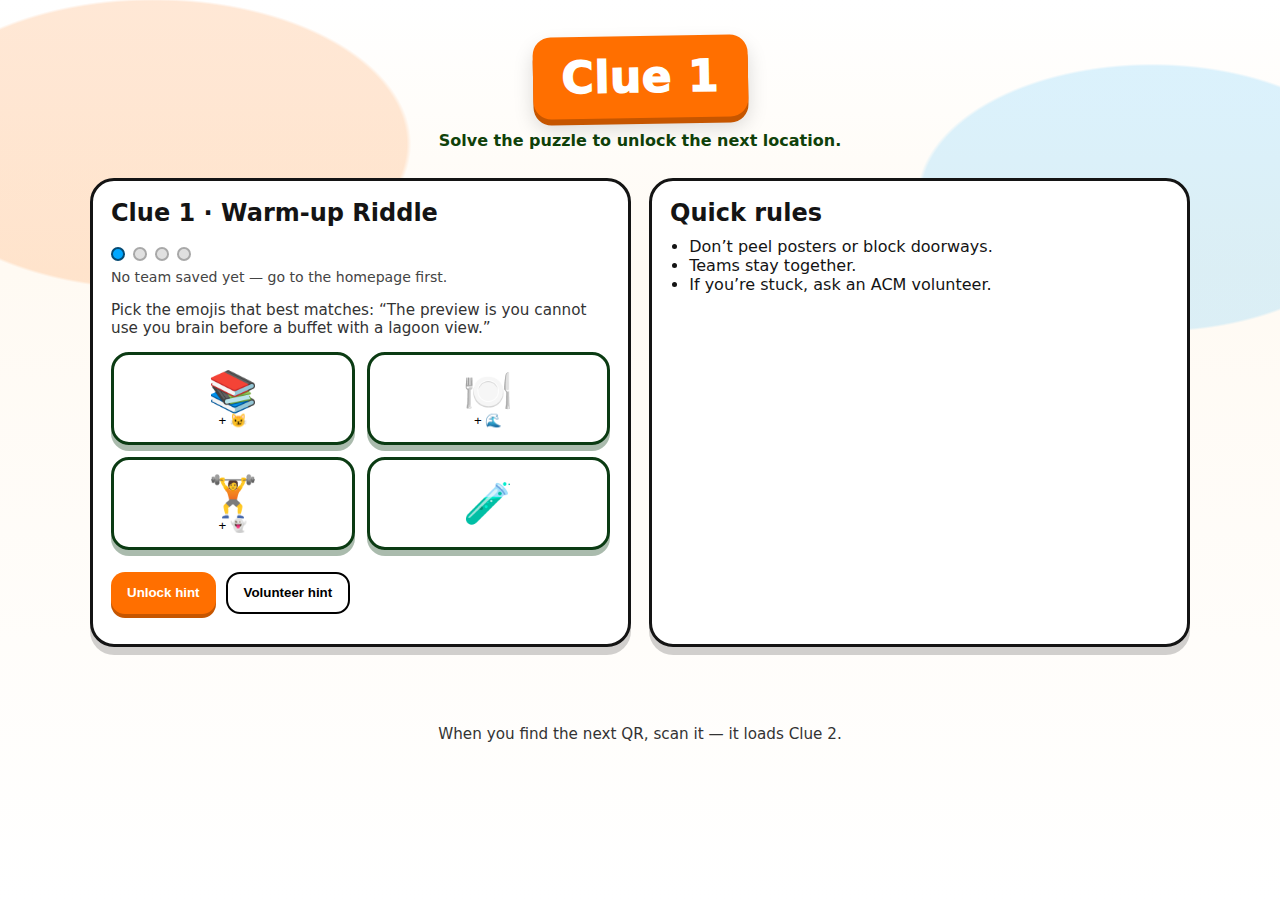
<file: hunt/1.html>
<!DOCTYPE html>
<html lang="en">
<head>
  <meta charset="utf-8" />
  <meta name="viewport" content="width=device-width, initial-scale=1" />
  <title>Clue 1 · ACM Hunt</title>
  <link rel="stylesheet" href="../assets/styles.css">
</head>
<body data-page="clue1">
  <header>
    <div class="title">Clue 1</div>
    <p class="subtitle">Solve the puzzle to unlock the next location.</p>
  </header>

  <main class="wrap">
    <section class="card">
      <h2 id="pTitle">Puzzle</h2>
      <div class="progress"><div id="progressRow" class="progress" aria-label="progress"></div></div>
      <div class="tiny" id="teamLabel"></div>
      <p class="hint" id="pPrompt"></p>
      <div id="pBody"></div>
      <div class="stack" style="margin-top:12px">
        <div id="answerWrap">
        <label>
          Or type the answer (optional)
          <input id="answer" type="text" placeholder="type here if you prefer" />
        </label>
        </div>
        <div class="actions">
          <button class="btn" id="unlock" type="button">Unlock hint</button>
          <button class="btn ghost" id="volunteerHelp" type="button">Volunteer hint</button>
        </div>
        <div id="result" aria-live="polite"></div>
      </div>
    </section>

    <section class="card">
      <h2>Quick rules</h2>
      <ul style="margin:0; padding-left: 1.2rem">
        <li>Don’t peel posters or block doorways.</li>
        <li>Teams stay together.</li>
        <li>If you’re stuck, ask an ACM volunteer.</li>
      </ul>
    </section>
  </main>

  <footer>When you find the next QR, scan it — it loads Clue 2.</footer>

  <script src="../assets/app.js"></script>
</body>
</html>
</file>
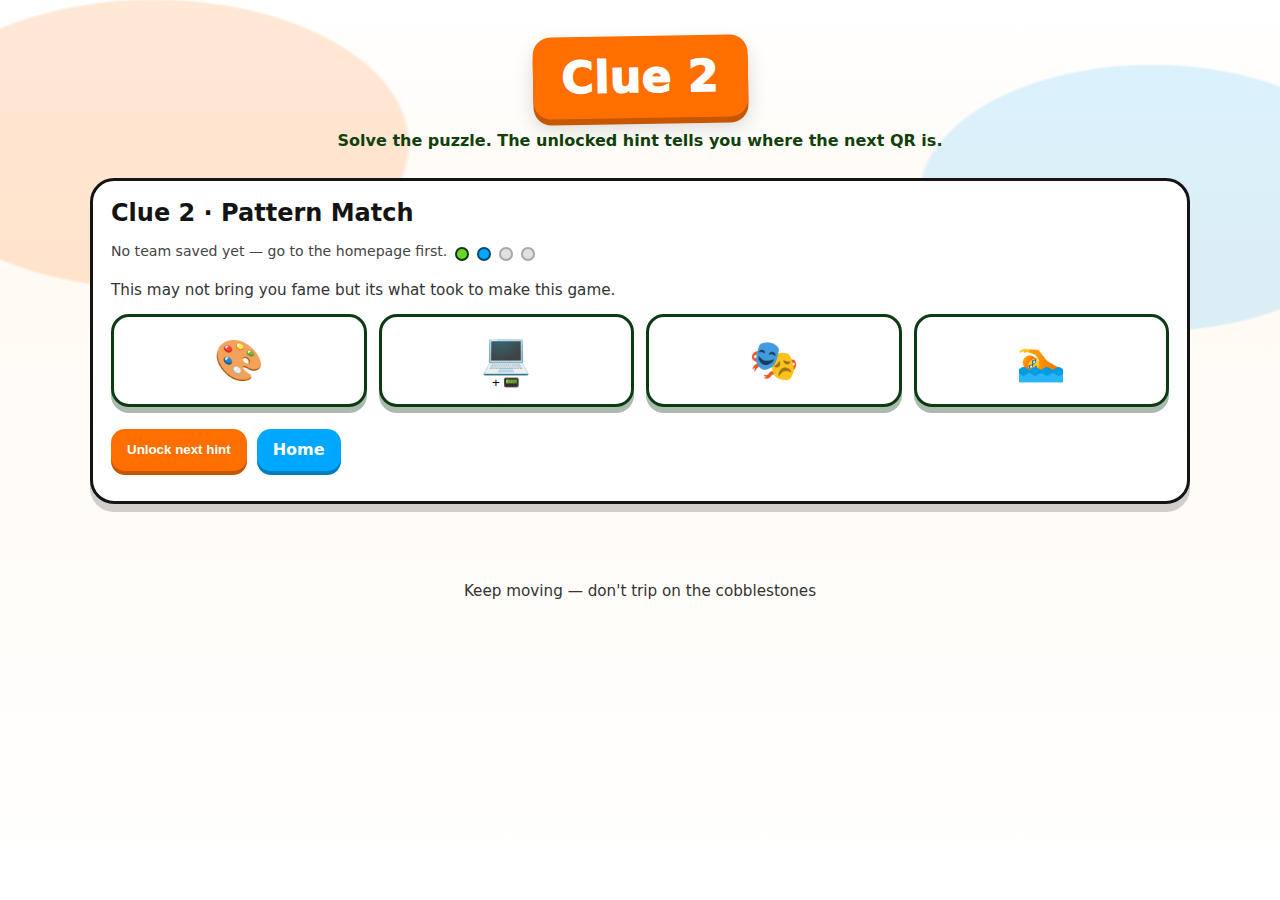
<file: hunt/2.html>
<!DOCTYPE html>
<html lang="en">
<head>
  <meta charset="utf-8" />
  <meta name="viewport" content="width=device-width, initial-scale=1" />
  <title>Clue 2 · ACM Hunt</title>
  <link rel="stylesheet" href="../assets/styles.css">
</head>
<body data-page="clue2">
  <header>
    <div class="title">Clue 2</div>
    <p class="subtitle">Solve the puzzle. The unlocked hint tells you where the next QR is.</p>
  </header>

  <main class="wrap">
    <section class="card" style="grid-column: 1 / -1">
      <h2 id="pTitle">Clue</h2>
      <div class="progress">
        <div id="teamLabel" class="tiny"></div>
        <div id="progressRow" class="progress" aria-label="progress"></div>
      </div>

      <p id="pPrompt" class="hint"></p>
      <div id="pBody"></div>

      <div class="stack" style="margin-top:12px">
        <div class="actions">
          <button class="btn" id="unlock" type="button">Unlock next hint</button>
          <a class="btn secondary" href="../index.html">Home</a>
        </div>
        <div id="result" aria-live="polite"></div>
      </div>
    </section>
  </main>

  <footer>Keep moving — don't trip on the cobblestones </footer>

  <script src="../assets/app.js"></script>
</body>
</html>
</file>
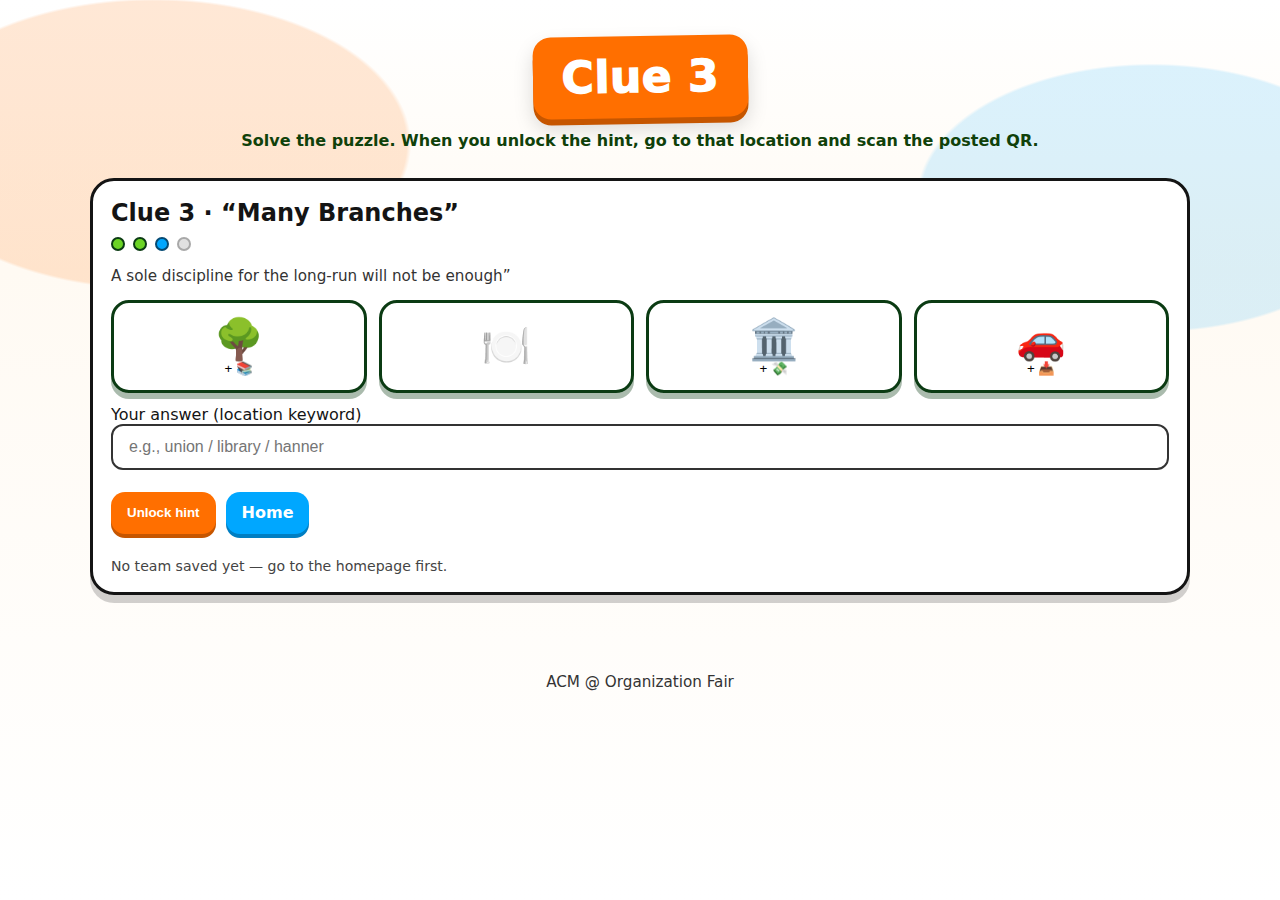
<file: hunt/3.html>
<!DOCTYPE html>
<html lang="en">
<head>
  <meta charset="utf-8" />
  <meta name="viewport" content="width=device-width, initial-scale=1" />
  <title>Clue 3 · ACM Hunt</title>
  <link rel="stylesheet" href="../assets/styles.css">
</head>
<body data-page="clue3">
  <header>
    <div class="title">Clue 3</div>
    <p class="subtitle">Solve the puzzle. When you unlock the hint, go to that location and scan the posted QR.</p>
  </header>

  <main class="wrap">
    <section class="card" style="grid-column: 1 / -1;">
      <h2 id="pTitle">Loading… <span class="tag">Puzzle</span></h2>
      <div class="progress" aria-label="progress dots" id="progressRow"></div>
      <p class="hint" id="pPrompt"></p>

      <div id="pBody"></div>

      <div class="stack" style="margin-top:12px">
        <label>
          Your answer (location keyword)
          <input id="answer" type="text" placeholder="e.g., union / library / hanner" autocomplete="off" />
        </label>
        <div class="actions">
          <button class="btn" id="unlock" type="button">Unlock hint</button>
          <a class="btn secondary" href="../index.html">Home</a>
        </div>
        <div id="result" aria-live="polite"></div>
        <div class="tiny" id="teamLabel"></div>
      </div>
    </section>
  </main>

  <footer>
    ACM @ Organization Fair
  </footer>

  <script src="../assets/app.js"></script>
</body>
</html>
</file>
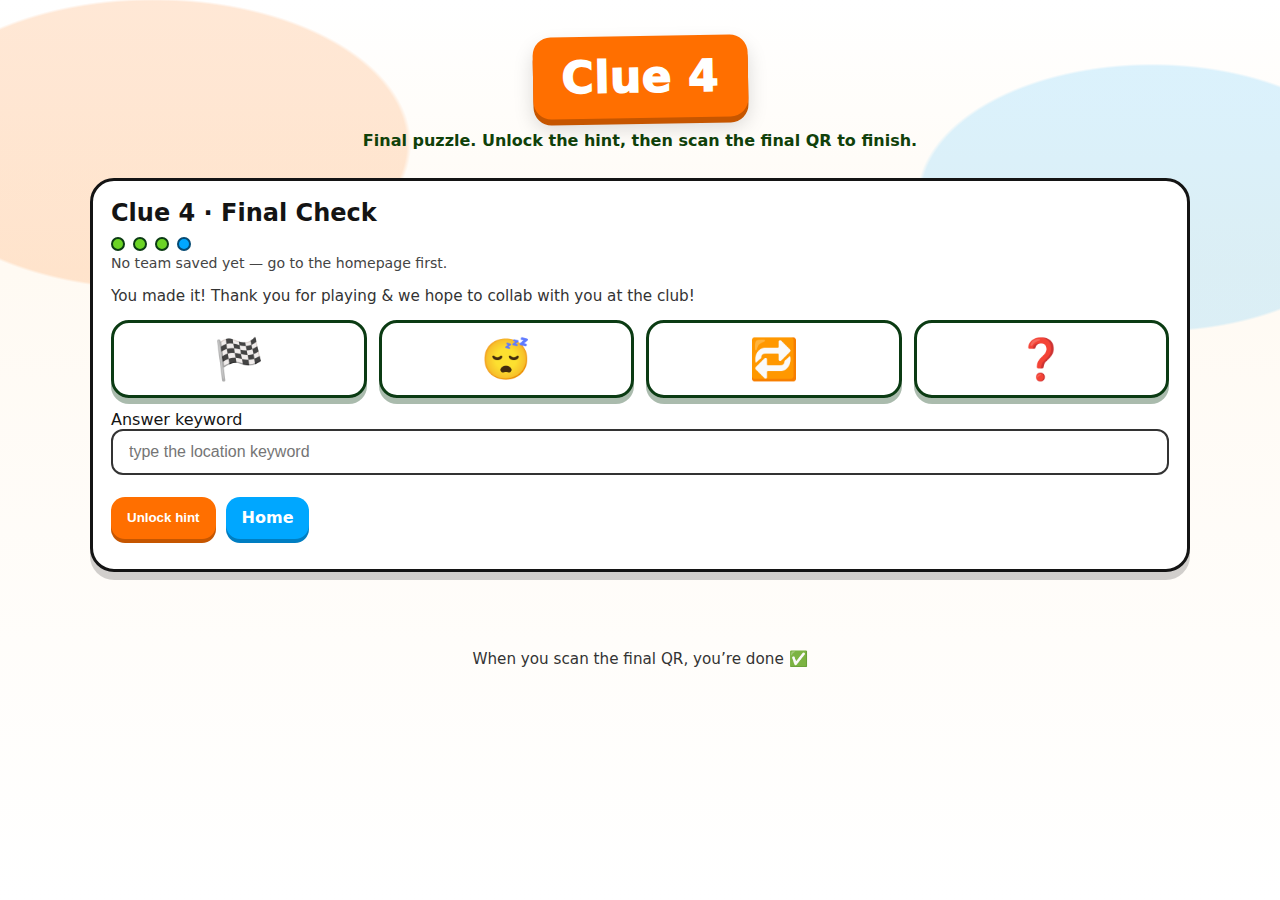
<file: hunt/4.html>
<!DOCTYPE html>
<html lang="en">
<head>
  <meta charset="utf-8" />
  <meta name="viewport" content="width=device-width, initial-scale=1" />
  <title>Clue 4 · ACM Hunt</title>
  <link rel="stylesheet" href="../assets/styles.css">
</head>
<body data-page="clue4">
  <header>
    <div class="title">Clue 4</div>
    <p class="subtitle">Final puzzle. Unlock the hint, then scan the final QR to finish.</p>
  </header>

  <main class="wrap">
    <section class="card" style="grid-column: 1 / -1;">
      <h2 id="pTitle">Loading…</h2>
      <div class="progress" aria-label="progress dots" id="progressRow"></div>
      <div class="tiny" id="teamLabel"></div>
      <p class="hint" id="pPrompt"></p>
      <div id="pBody"></div>

      <div class="stack" style="margin-top:12px">
        <label>
          Answer keyword
          <input id="answer" type="text" placeholder="type the location keyword" autocomplete="off" />
        </label>
        <div class="actions">
          <button class="btn" id="unlock" type="button">Unlock hint</button>
          <a class="btn secondary" href="../index.html">Home</a>
        </div>
        <div id="result" aria-live="polite"></div>
      </div>
    </section>
  </main>

  <footer>When you scan the final QR, you’re done ✅</footer>

  <script src="../assets/app.js"></script>
</body>
</html>
</file>
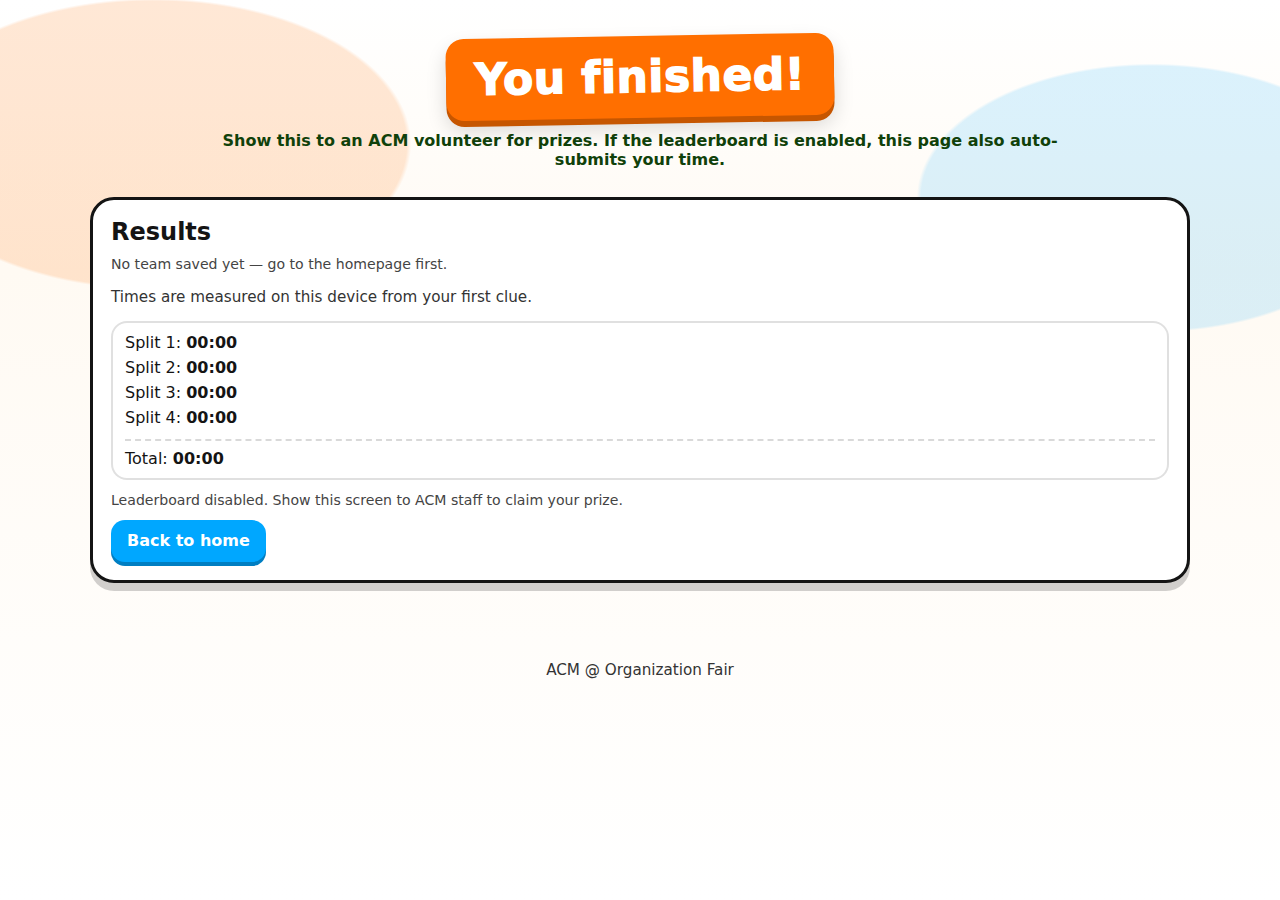
<file: hunt/done.html>
<!DOCTYPE html>
<html lang="en">
<head>
  <meta charset="utf-8" />
  <meta name="viewport" content="width=device-width, initial-scale=1" />
  <title>Finished · ACM Hunt</title>
  <link rel="stylesheet" href="../assets/styles.css">
</head>
<body data-page="done">
  <header>
    <div class="title">You finished!</div>
    <p class="subtitle">Show this to an ACM volunteer for prizes. If the leaderboard is enabled, this page also auto-submits your time.</p>
  </header>

  <main class="wrap">
    <section class="card" style="grid-column: 1 / -1">
      <h2>Results</h2>
      <div class="tiny" id="teamLabel"></div>
      <p class="hint">Times are measured on this device from your first clue.</p>

      <div id="finalTimes"></div>
      <div id="submitStatus" style="margin-top:12px"></div>

      <div class="actions" style="margin-top:12px">
        <a class="btn secondary" href="../index.html">Back to home</a>
      </div>
    </section>
  </main>

  <footer>ACM @ Organization Fair</footer>

  <script src="../assets/app.js"></script>
</body>
</html>
</file>
<file: assets/styles.css>
:root{
  --nick-orange:#ff6f00;
  --slime:#6bd425;
  --deep-sky:#00a7ff;
  --ink:#141414;
  --paper:#fffaf3;
  --shadow: rgba(0,0,0,.18);
}

*{box-sizing:border-box}

body{
  margin:0;
  font-family: system-ui,-apple-system, Segoe UI, Roboto, Arial, Noto Sans, "Apple Color Emoji","Segoe UI Emoji";
  color:var(--ink);
  background:
    radial-gradient(1200px 420px at 50% -260px, var(--slime) 0 55%, transparent 56%) no-repeat,
    radial-gradient(460px 260px at 12% 16%, rgba(255,111,0,.16) 0 55%, transparent 56%) no-repeat,
    radial-gradient(420px 240px at 90% 22%, rgba(0,167,255,.14) 0 55%, transparent 56%) no-repeat,
    linear-gradient(180deg, #fff 0, var(--paper) 30%, #fff 100%);
  min-height:100svh;
}

header{ position:relative; padding: clamp(18px, 4vw, 36px) 16px 10px; text-align:center; }

.title{
  display:inline-block;
  font-weight:1000;
  font-size: clamp(22px, 5vw, 44px);
  letter-spacing:.5px;
  color:white;
  background: var(--nick-orange);
  padding:.35em .65em;
  border-radius: 18px;
  box-shadow: 0 6px 0 #c65600, 0 10px 20px rgba(0,0,0,.15);
  transform: rotate(-1deg);
}

.subtitle{ margin:.85rem auto 0; max-width: 860px; color:#10410a; font-weight:650; }

.wrap{ width:min(1100px, 92vw); margin: 18px auto 52px; display:grid; grid-template-columns: 1fr; gap:18px; }
@media (min-width:900px){ .wrap{grid-template-columns: 1fr 1fr} }

.card{
  background:#ffffff;
  border:3px solid var(--ink);
  border-radius:24px;
  padding:18px;
  box-shadow: 0 8px 0 var(--shadow);
}

.card h2{ margin:0 0 10px; font-size:clamp(18px, 2.6vw, 24px); display:flex; align-items:center; gap:.55rem; }

.tag{
  display:inline-block;
  font-size:.8rem;
  background: var(--slime);
  color:#0c2a02;
  padding:.25rem .55rem;
  border-radius:999px;
  border:2px solid #0c2a02;
}

.actions{display:flex; gap:10px; flex-wrap:wrap; margin-top:10px}

.btn{
  appearance:none;
  border:none;
  cursor:pointer;
  background: var(--nick-orange);
  color:white;
  font-weight:900;
  padding:.72rem 1rem;
  border-radius: 14px;
  box-shadow:0 4px 0 #c65600;
  text-decoration:none;
  display:inline-flex;
  align-items:center;
  gap:.55rem;
}

.btn.secondary{ background: var(--deep-sky); box-shadow:0 4px 0 #007ec2; }
.btn.ghost{ background:#fff; color:#000; border:2px solid #000; box-shadow:none; }
.btn:active{ transform: translateY(1px); box-shadow: 0 3px 0 rgba(0,0,0,.3); }

input[type="text"], textarea{
  width:100%;
  padding:.75rem 1rem;
  border:2px solid #333;
  border-radius:12px;
  font-size:1rem;
}

.stack{ display:grid; gap:12px; }

.hint{ font-size:.95rem; color:#333; }
.tiny{ font-size:.88rem; color:#444; }

.success{ background:#e7ffe8; border:2px solid #35a145; padding:12px; border-radius:12px; }
.error{ background:#fff0f0; border:2px solid #cc3b3b; padding:12px; border-radius:12px; }

.qr-box{
  display:grid;
  place-items:center;
  aspect-ratio: 1 / 1;
  background: repeating-linear-gradient(45deg, #f7f7f7 0 12px, #efefef 12px 24px);
  border:3px dashed var(--deep-sky);
  border-radius: 18px;
  overflow:hidden;
  margin-top:.5rem;
}

.qr-box img{ width: min(80%, 360px); height:auto; image-rendering: pixelated; }
.qr-placeholder{ text-align:center; padding:12px; color:#666; font-weight:700; }

.progress{
  display:flex;
  align-items:center;
  gap:8px;
  margin:10px 0 4px;
  flex-wrap:wrap;
}

.dot{ width:14px; height:14px; border-radius:999px; border:2px solid #111; background:#fff; }
.dot.on{ background: var(--slime); }

.puzzle{
  border:2px dashed rgba(0,0,0,.35);
  border-radius:16px;
  padding:12px;
  background: #fff7ea;
}

.grid{
  display:grid;
  grid-template-columns: repeat(8, 1fr);
  gap:6px;
  margin-top:10px;
}

.bit{
  aspect-ratio: 1/1;
  border:2px solid #111;
  border-radius:10px;
  display:grid;
  place-items:center;
  font-weight:900;
  background:#fff;
  user-select:none;
}

.bit.on{ background: rgba(107,212,37,.35); }

.mono{ font-family: ui-monospace, SFMono-Regular, Menlo, Monaco, Consolas, "Liberation Mono", "Courier New", monospace; }

footer{ text-align:center; padding:26px 16px; color:#333; font-size:.95rem; }

/* Multiple-choice puzzle UI */
.mcqGrid{
  display:grid;
  grid-template-columns: repeat(auto-fit, minmax(160px, 1fr));
  gap: 12px;
  margin-top: 10px;
}
.mcqBtn{
  border: 3px solid #0b3b13;
  background: rgba(255,255,255,.75);
  border-radius: 18px;
  padding: 14px 12px;
  cursor:pointer;
  box-shadow: 0 6px 0 rgba(11,59,19,.35);
  transition: transform .05s ease;
}
.mcqBtn:active{ transform: translateY(2px); }
.mcqEmoji{
  font-size: 40px;
  line-height: 1.1;
  font-weight: 800;
}

/* Progress dots */
.progress{ display:flex; gap:8px; align-items:center; flex-wrap:wrap; }
.dot{
  width: 14px; height: 14px;
  border-radius: 99px;
  background: rgba(0,0,0,.12);
  border: 2px solid rgba(0,0,0,.25);
}
.dot.done{ background: var(--slime); border-color: #0b3b13; }
.dot.now{ background: var(--deep-sky); border-color: #054a73; }

/* Leaderboard table */
.table{
  width:100%;
  border-collapse: collapse;
  overflow:hidden;
  border-radius: 14px;
  background: rgba(255,255,255,.7);
}
.table th, .table td{
  padding: 10px 10px;
  border-bottom: 2px solid rgba(0,0,0,.08);
  text-align:left;
  font-weight: 800;
}
.table th{ background: rgba(107,212,37,.25); }

/* Times block */
.times{
  display:grid;
  gap: 6px;
  padding: 10px 12px;
  background: rgba(255,255,255,.75);
  border-radius: 16px;
  border: 2px solid rgba(0,0,0,.12);
}
.times .total{
  margin-top: 6px;
  padding-top: 8px;
  border-top: 2px dashed rgba(0,0,0,.15);
}

/* Campus map */
#campusMap{
  margin-top: 12px;
  padding: 12px;
  background: white;
  border-radius: 16px;
  border: 2px solid rgba(0,0,0,.08);
}
#campusMap svg{
  filter: drop-shadow(0 2px 8px rgba(0,0,0,.08));
}
</file>
